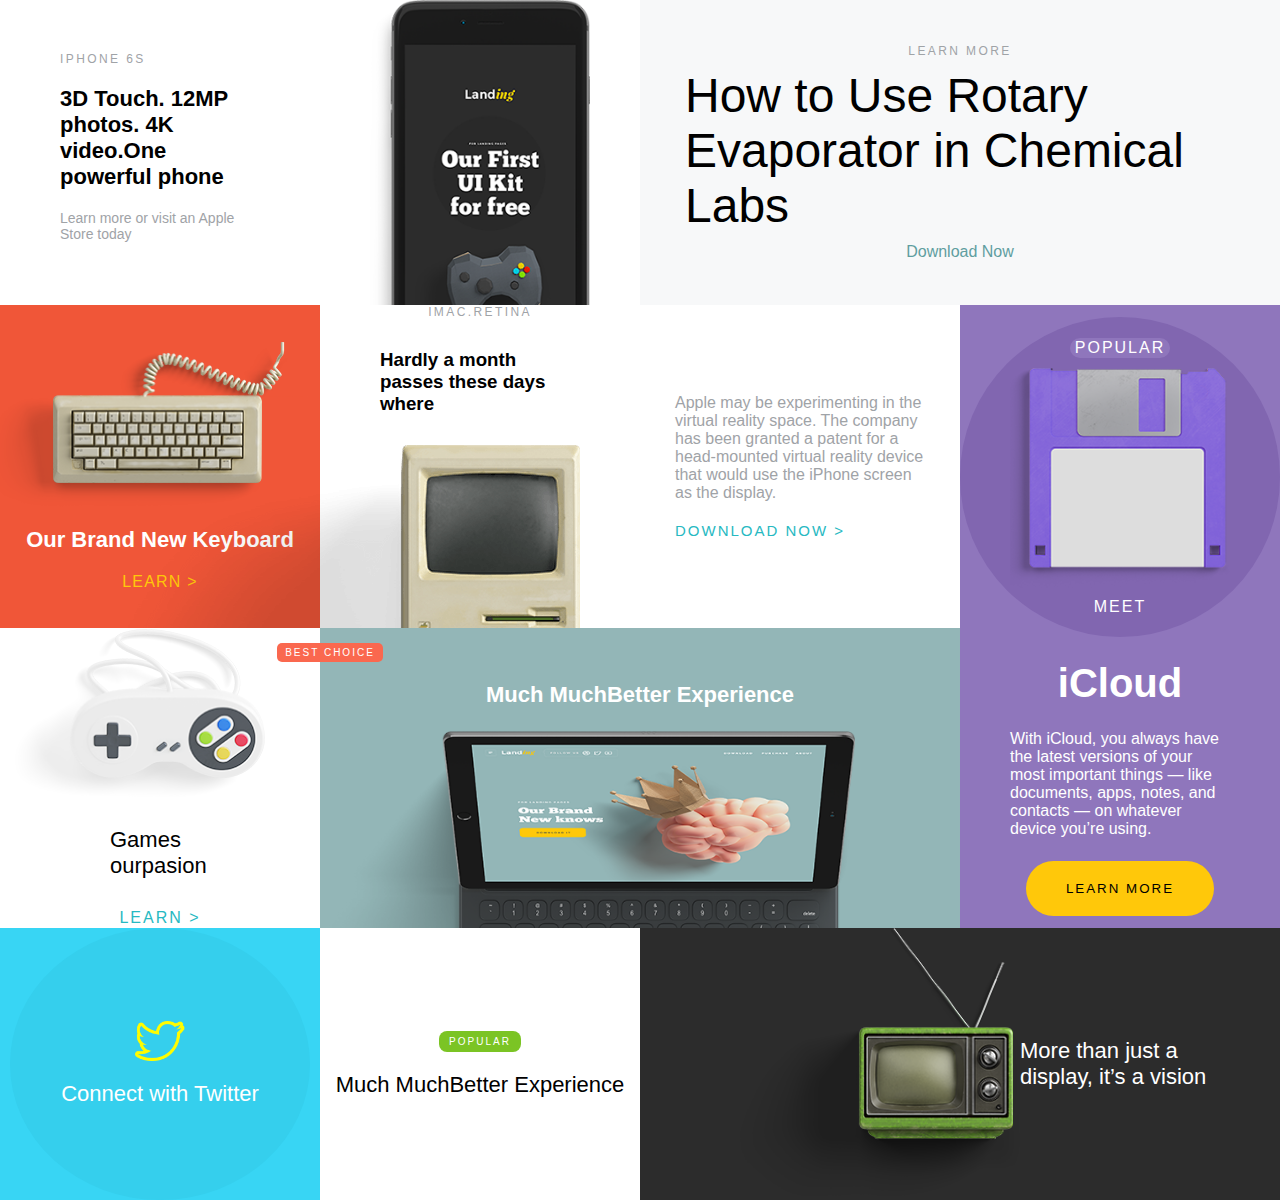
<file: index.html>
<!DOCTYPE html>
<html lang="en">
<head>
    <meta charset="UTF-8">
    <meta http-equiv="X-UA-Compatible" content="IE=edge">
    <meta name="viewport" content="width=device-width, initial-scale=1.0">
    <title>Grid Masterclass</title>
    <link rel="stylesheet" href="./index.css">
    <link rel="icon" type="image/x-icon" href="./photos/625248.png">
    <link rel="preconnect" href="https://fonts.googleapis.com">
    <link rel="preconnect" href="https://fonts.googleapis.com">
    <link rel="preconnect" href="https://fonts.googleapis.com">
</head>
<body>
    <div class="IP6s">
        <div class="ehnih">
            <span class="caps">IPHONE 6S</span>
            <h3 style="font-size: 22px;">3D Touch. 12MP photos. 4K video.One powerful phone</h3>
            <span class="greytxt">Learn more or visit an Apple Store today</span>
        </div>
    </div>
    <!-- 1 -->
    <div class="landing">
        <img src="./photos/landing.png" alt="" id="land">
    </div>
    <!-- 2 -->
    <div class="learn">
        <span class="caps">LEARN MORE</span>
        <h1 class="garchig">How to Use Rotary Evaporator in Chemical Labs</h1>
        <a style="text-decoration: none;" href="./index.html"><span id="down">Download Now</span></a>
    </div>
    <!-- 3 -->
    <div class="newbrand">
        <img src="./photos/5bc2f42e5b2ebf1f70525e52_Keyboard.png" alt="" id="keybrd">
        <strong class="">Our Brand New Keyboard</strong>
        <a href="./index.html" id="learn">
            LEARN
            <span> > </span>
        </a>
    </div>
    <!-- 4 -->
    <div class="imac">
        <div class="block">
            <span class="caps">IMAC.RETINA</span>
            <h3>Hardly a month passes these days where</h3>
            <img src="./photos/5bc4451fac429126a5d9f264_Macintosh-p-500.png" alt="" id="macin">
        </div>
    </div>
    <!-- 5 -->
    <div class="info">
        <div class="tiim">
            <span class="graytxt">
                Apple may be experimenting in the virtual reality space. The company has been granted a patent for a head-mounted virtual reality device that would use the iPhone screen as the display.
            </span>
            <a style="text-decoration: none; color: #27b9c2; font-size: 15px; letter-spacing: 2px;" href="#">
                DOWNLOAD NOW
                <span style="color: #27b9c2;">></span>
            </a>
        </div>
    </div>
    <!-- 6 -->
    <div class="icloud">
        <div class="floppyContainer">
            <span class="pop">POPULAR</span>
            <img src="./photos/5bc2f42de46b0e56a5607bd7_Floppy.png" alt="" id="floppy">
            <span class="meet">MEET</span>
        </div>
        <h2 style="font-size: 40px; color: white;">iCloud</h2>
        <span style="color:white; width: 220px;">With iCloud, you always have the latest versions of your most important things — like documents, apps, notes, and contacts — on whatever device you’re using.</span>
        <button type="submit" id="bttn">LEARN MORE</button>
    </div>
    <!-- 7 -->
    <div class="ourpasion">
        <img src="./photos/gamejolt.png" id="gamejolt" alt="">
        <span class="heading-6">Games ourpasion</span>
        <a style="color: #27b9c2; text-decoration: none; letter-spacing: 2px;" href="#">LEARN <span style="color: #27b9c2;">></span></a>
    </div>
    <!-- 8 -->
    <div class="explore">
        <span class="best">BEST CHOICE</span>
        <div class="much">
            <strong>Much MuchBetter Experience</strong>
            <img src="./photos/ipadpro.png" id="ipad" alt="">
        </div>
    </div>
    <!-- 9 -->
    <div class="twitter">
        <div class="circle">
            <img style="width: 50px;" src="./photos/5bc2f42dac429123bdd925dc_twitter.png" alt="">
            <span class="txt">Connect with Twitter</span>
        </div>
    </div>
    <!-- 10 -->
    <div class="expe">
        <span class="pop1">POPULAR</span>
        <span class="xtx">Much MuchBetter Experience</span>
    </div>
    <!-- 11 -->
    <div class="TV">
        <img src="./photos/5bc2f42eccad9470ed6d145d_TV.png" alt="" id="tv">
    </div>
    <!-- 12 -->
    <div class="title">
        <span id="last" class="txt">More than just a display,  it’s a vision</span>
    </div>
    <!-- 13 -->
</body>
</html>
</file>
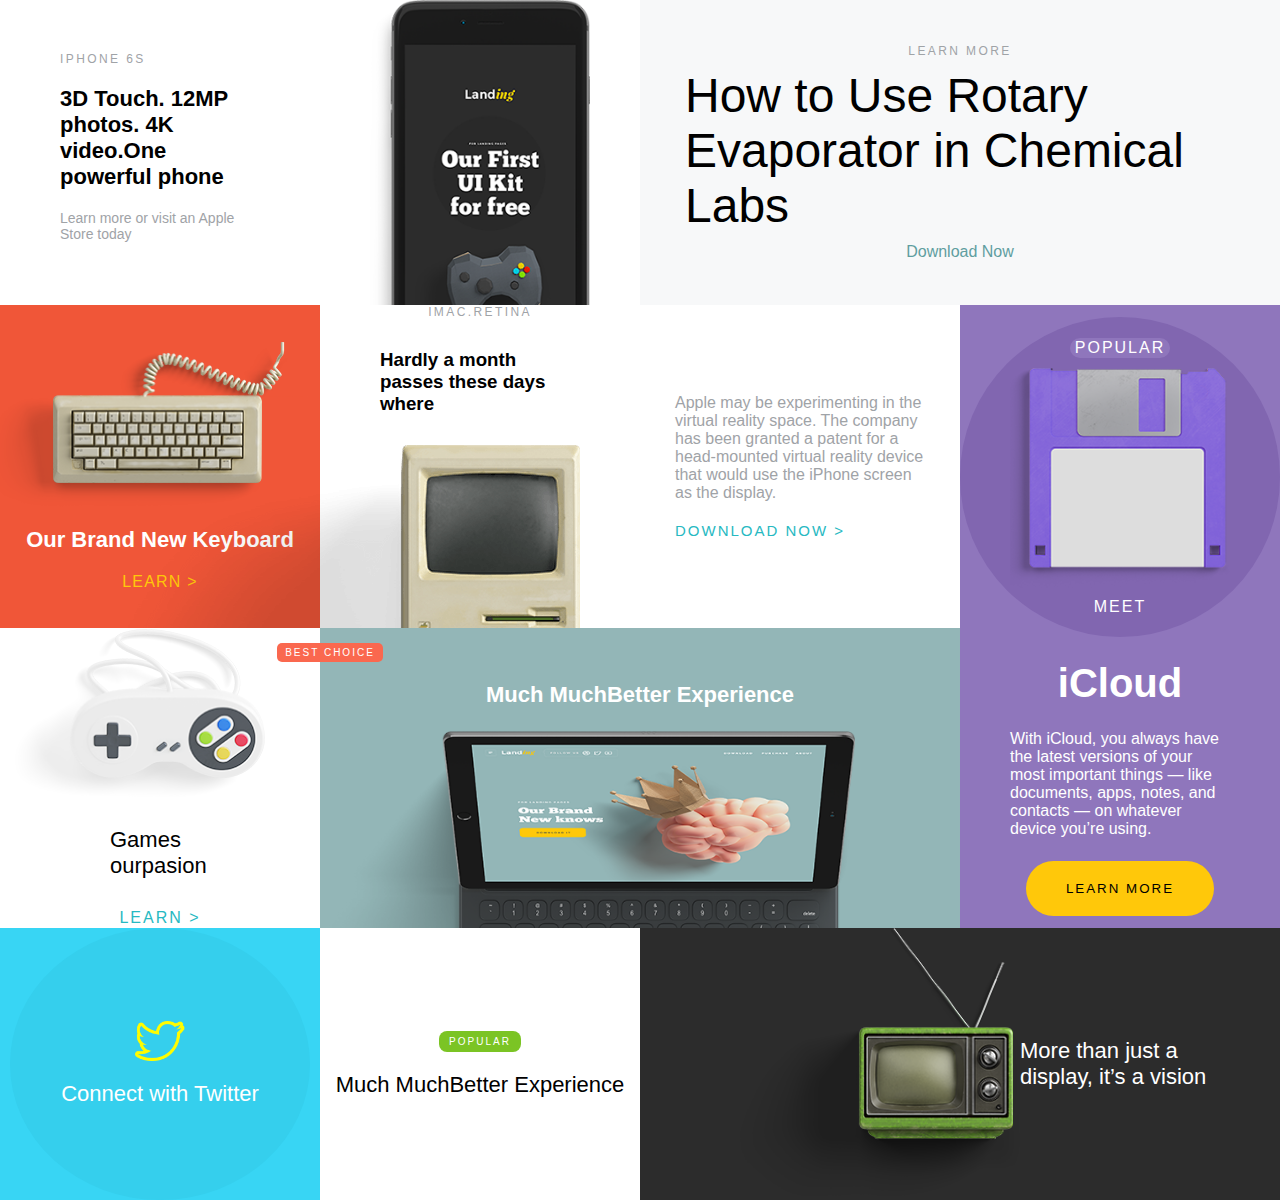
<file: coding/index.html>
<!DOCTYPE html>
<html lang="en">
<head>
    <meta charset="UTF-8">
    <meta http-equiv="X-UA-Compatible" content="IE=edge">
    <meta name="viewport" content="width=device-width, initial-scale=1.0">
    <title>Grid Masterclass</title>
    <link rel="stylesheet" href="./index.css">
    <link rel="icon" type="image/x-icon" href="../photos/625248.png">
    <link rel="preconnect" href="https://fonts.googleapis.com">
    <link rel="preconnect" href="https://fonts.googleapis.com">
    <link rel="preconnect" href="https://fonts.googleapis.com">
</head>
<body>
    <div class="IP6s">
        <div class="ehnih">
            <span class="caps">IPHONE 6S</span>
            <h3 style="font-size: 22px;">3D Touch. 12MP photos. 4K video.One powerful phone</h3>
            <span class="greytxt">Learn more or visit an Apple Store today</span>
        </div>
    </div>
    <!-- 1 -->
    <div class="landing">
        <img src="../photos/landing.png" alt="" id="land">
    </div>
    <!-- 2 -->
    <div class="learn">
        <span class="caps">LEARN MORE</span>
        <h1 class="garchig">How to Use Rotary Evaporator in Chemical Labs</h1>
        <a style="text-decoration: none;" href="./index.html"><span id="down">Download Now</span></a>
    </div>
    <!-- 3 -->
    <div class="newbrand">
        <img src="../photos/5bc2f42e5b2ebf1f70525e52_Keyboard.png" alt="" id="keybrd">
        <strong class="">Our Brand New Keyboard</strong>
        <a href="./index.html" id="learn">
            LEARN
            <span> > </span>
        </a>
    </div>
    <!-- 4 -->
    <div class="imac">
        <div class="block">
            <span class="caps">IMAC.RETINA</span>
            <h3>Hardly a month passes these days where</h3>
            <img src="../photos/5bc4451fac429126a5d9f264_Macintosh-p-500.png" alt="" id="macin">
        </div>
    </div>
    <!-- 5 -->
    <div class="info">
        <div class="tiim">
            <span class="graytxt">
                Apple may be experimenting in the virtual reality space. The company has been granted a patent for a head-mounted virtual reality device that would use the iPhone screen as the display.
            </span>
            <a style="text-decoration: none; color: #27b9c2; font-size: 15px; letter-spacing: 2px;" href="#">
                DOWNLOAD NOW
                <span style="color: #27b9c2;">></span>
            </a>
        </div>
    </div>
    <!-- 6 -->
    <div class="icloud">
        <div class="floppyContainer">
            <span class="pop">POPULAR</span>
            <img src="../photos/5bc2f42de46b0e56a5607bd7_Floppy.png" alt="" id="floppy">
            <span class="meet">MEET</span>
        </div>
        <h2 style="font-size: 40px; color: white;">iCloud</h2>
        <span style="color:white; width: 220px;">With iCloud, you always have the latest versions of your most important things — like documents, apps, notes, and contacts — on whatever device you’re using.</span>
        <button type="submit" id="bttn">LEARN MORE</button>
    </div>
    <!-- 7 -->
    <div class="ourpasion">
        <img src="../photos/gamejolt.png" id="gamejolt" alt="">
        <span class="heading-6">Games ourpasion</span>
        <a style="color: #27b9c2; text-decoration: none; letter-spacing: 2px;" href="#">LEARN <span style="color: #27b9c2;">></span></a>
    </div>
    <!-- 8 -->
    <div class="explore">
        <span class="best">BEST CHOICE</span>
        <div class="much">
            <strong>Much MuchBetter Experience</strong>
            <img src="../photos/ipadpro.png" id="ipad" alt="">
        </div>
    </div>
    <!-- 9 -->
    <div class="twitter">
        <div class="circle">
            <img style="width: 50px;" src="../photos/5bc2f42dac429123bdd925dc_twitter.png" alt="">
            <span class="txt">Connect with Twitter</span>
        </div>
    </div>
    <!-- 10 -->
    <div class="expe">
        <span class="pop1">POPULAR</span>
        <span class="xtx">Much MuchBetter Experience</span>
    </div>
    <!-- 11 -->
    <div class="TV">
        <img src="../photos/5bc2f42eccad9470ed6d145d_TV.png" alt="" id="tv">
    </div>
    <!-- 12 -->
    <div class="title">
        <span id="last" class="txt">More than just a display,  it’s a vision</span>
    </div>
    <!-- 13 -->
</body>
</html>
</file>
<file: index.css>
* {
    margin: 0;
    font-family: 'Trebuchet MS', 'Lucida Sans Unicode', 'Lucida Grande', 'Lucida Sans', Arial, sans-serif;
    padding: 0;
}
body {
    width: 100vw;
    height: 1200px;
    display: grid;
    grid-template-columns: 2fr 2fr 2fr 2fr;
    grid-template-rows: 2fr 2fr 2fr 1fr;
}
/* ehnii heseg ehelseen */
.IP6s {
    grid-column: 1 / 2;
    grid-row: 1 / 2;
    display: flex;
    justify-content: center;
    align-items: center;
    flex-direction: column;
}
.ehnih {
    width: 200px;
    height: 200px;
    display: flex;
    flex-direction: column;
    gap: 20px;
}
/*  ehnii heseg duussan */

/* 2dah hesegiin ehlel */
.landing {
    grid-column: 2 / 3;
    grid-row: 1 / 2;
    display: flex;
    flex-direction: column;
    justify-content: end;
    align-items: center;
}
#land {
    width: 220px;
}
/* 2dah heseg duussan */

/* 3dah heseg ehlev */
.learn {
    grid-column: 3 / 5;
    grid-row: 1 / 2;
    display: flex;
    justify-content: center;
    align-items: center;
    flex-direction: column;
    background-color: #f7f8f9;
    gap: 10px;
}
.garchig {
    width: 550px;
    font-size: 48px;
    font-weight: 100;
}
#down {
    color:cadetblue;
}
.caps {
    font-size: 12px;
    color: #9fa3a7;
    letter-spacing: 2.4px;
}
.greytxt {
    color: #9fa3a7;
    font-size: 14px;
}
/* 3rd place end */

/* 4duh n */
#keybrd {
    width: 320px;
}
#learn {
    color: #ffc80a;
    letter-spacing: 1.2px;
    text-decoration: none;
}
strong {
    color: #FFFFFF;
    font-size: 22px;
}
.newbrand {
    grid-column: 1 / 2;
    grid-row: 2 / 3;
    display: flex;
    flex-direction: column;
    justify-content: center;
    align-items: center;
    background-color: #f05638;
    gap: 20px;
}
/* end here */

/* 5dah ni */
.imac {
    grid-row: 2 / 3;
    grid-column: 2 / 3;
    display: flex;
    align-items: flex-end;
    justify-content: center;
}
.block {
    width: 200px;
    display: flex;
    flex-direction: column;
    gap: 30px;
    justify-content: center;
    align-items: center;
}
#macin {
    position: relative;
    right: 150px;
}
/* 5dh n duusav */

/* 6dh n ehlev */
.info {
    grid-row: 2 / 3;
    grid-column: 3 / 4;
    display: flex;
    flex-direction: column;
    justify-content: center;
    align-items: center;
}
.tiim {
    width: 250px;
    display: flex;
    flex-direction: column;
    gap: 20px;
}
.graytxt {
    font: 22px;
    color: #9fa3a7;
}
/* 6dh n duusav */

/* 7dh n ehlev */
.icloud {
    grid-row: 2 / 4;
    grid-column: 4 / 5;
    background-color: #8f76bc;
    display: flex;
    flex-direction: column;
    align-items: center;
    justify-content: space-around;
}
.floppyContainer {
    width: 320px;
    height: 320px;
    border-radius: 50%;
    background-color: #8166b0;
    display: flex;
    flex-direction: column;
    justify-content: center;
    align-items: center;
    gap: 10px;
}
#floppy {
    width: 220px;
    height: 220px;
}
.pop {
    color: white;
    letter-spacing: 2px;
    background-color: #8f76bc;
    border-radius: 20px;
    padding: 1px 5px 1px 5px;
}
.meet {
    color: white;
    letter-spacing: 2px;
}
#bttn { 
    cursor: pointer;
    background-color: #ffc80a;
    border: 0;
    border-radius: 40px;
    padding: 20px 40px 20px 40px;
    letter-spacing: 2px;
}
/* 7 duusav */

/* 8 ehlev */
.ourpasion {
    grid-row: 3 / 4;
    grid-column: 1 / 2;
    display: flex;
    flex-direction: column;
    justify-content: center;
    align-items: center;
    gap: 30px;
}
#gamejolt {
    width: 250px;
    height: auto;
    position: relative;
    right: 20px;
}
.heading-6 {
    font-size: 22px;
    width: 100px;
}
/* 8 duusav */

/* 9 ehlev */
.explore {
    background-color: #93b6b7;
    grid-row: 3 / 4;
    grid-column: 2 / 4;
    display: flex;
    flex-direction: column;
    justify-content: end;
    align-items: center;
}
.best {
    letter-spacing: 2px;
    font-size: 10px;
    color: white;
    background-color: #fa684f;
    padding: 4px 8px 4px 8px;
    border-radius: 5px;
    position: relative;
    bottom: 20px;
    right: 310px;
}
.much {
    display: flex;
    flex-direction: column;
    align-items: center;
    gap: 20px;
}
#ipad {
    width: 550px;
    position: relative;
    right: 60px;
}
/* 9 end */

/* 10 strt */
.twitter {
    grid-row: 4 / 5;
    grid-column: 1 / 2;
    background-color: #38d5f4;
    display: flex;
    justify-content: center;
} 
.circle {
    width: 300px;
    background-color: #35cfed;
    border-radius: 50%;
    display: flex;
    flex-direction: column;
    justify-content: center;
    align-items: center;
    gap: 20px;
}
.txt {
    color: white;
    font-size: 22px;
    display: flex;
    justify-content: center;
    align-items: center;
}
/* 10 end */

/* 11 strt */
.expe { 
    grid-row: 4 / 5;
    grid-column: 2 / 3;
    display: flex;
    flex-direction: column;
    gap: 20px;
    justify-content: center;
    align-items: center;
}
.pop1 {
    color: white;
    background-color: #7bc424;
    padding: 5px 10px 5px 10px;
    letter-spacing: 2px;
    font-size: 10px;
    border-radius: 8px;
}
.xtx {
    font-size: 22px;
}
/* 11 end */

/* 12strt */
.TV {
    grid-row: 4 / 5;
    grid-column: 3 / 4;
    background-color: #2c2c2c;
}
#tv {
    width: 280px;
    position: relative;
    left: 100px;
}
/* 12 end */

/* 13 */
.title {
    grid-row: 4 / 5;
    grid-auto-flow: 4 / 5;
    background-color: #2c2c2c;
    display: flex;
    justify-content: center;
    align-items: center;
}
#last {
    width: 200px;
    height: 50px;
}
@media screen and (max-width: 480px) {
    body {
        display: grid;
        grid-template-columns: 100vw;
        grid-template-rows: auto;
    }
    .learn {
        grid-row: 1 / 2;
        grid-column: 1 / 2;
        padding-top: 40px;
        padding-bottom: 20px;
    }
    .garchig {
        width: 300px;
        font-size: 35px;
    }
    .IP6s {
        grid-row: 2 / 3;
        grid-column: 1 / 2;
        padding: 20px;
    }
    .landing {
        grid-row: 3 / 4;
        grid-column: 1 / 2;
    }
    .newbrand {
        grid-row: 4 / 5;
        grid-column: 1 / 2;
        padding: 20px;
    }
    .ourpasion {
        grid-row: 5 / 6;
        grid-column: 1 / 2;
        padding: 20px;
        background-color: gainsboro;
    }
    .imac {
        grid-row: 6 / 7;
        grid-column: 1 / 2;
        padding-top: 80px;
    }
    .info {
        grid-row: 7 / 8;
        grid-column: 1 / 2;
        padding: 20px;
    }
    .twitter {
        grid-row: 8 / 9;
        grid-column: 1 / 2;
        padding: 20px;
    }
    .explore {
        grid-row: 10 / 11;
        grid-column: 1 / 2;
        padding-top: 60px;
    }
    .icloud {
        grid-row: 11 / 12;
        grid-column: 1 / 2;
        padding: 20px;
        gap: 20px;
    }
    .expe {
        grid-row: 12 / 13;
        padding: 20px;
        grid-column: 1 / 2;
    }
    .TV {
        grid-row: 13 / 14;
        grid-column: 1 / 2;
        padding: 20px;
    }
    #tv {
        position: relative;
        left: 10px;
    }
    .title {
        grid-row: 14 / 15;
        grid-column: 1 / 2;
        padding-bottom: 50px;  
    }
    #ipad {
        width: 380px;
    }
    .best {
        position: absolute;
        top: 2125px;
        padding: 5px 10px 15px 10px;
    }
}
/* 991px-lees doosh bol */

@media screen and (max-width: 991px) and (min-width: 481px) {
    body {
        display: grid;
        grid-template-columns: 1fr 1fr;
        grid-template-rows: auto;
    }
    .learn {
        grid-row: 1 / 2;
        grid-column: 1 / 3;
        padding-top: 40px;
        padding-bottom: 20px;
    }
    .garchig {
        width: 450px;
        font-size: 35px;
    }
    .IP6s {
        grid-row: 2 / 3;
        grid-column: 1 / 2;
        padding: 20px;
    }
    .landing {
        grid-row: 2 / 3;
        grid-column: 2 / 3;
    }
    .newbrand {
        grid-row: 3 / 4;
        grid-column: 1 / 2;
        padding: 20px;
    }
    .ourpasion {
        grid-row: 3 / 4;
        grid-column: 2 / 3;
        padding: 20px;
        background-color: gainsboro;
    }
    .imac {
        grid-row: 4 / 5;
        grid-column: 1 / 2;
        padding-top: 80px;
    }
    .info {
        grid-row: 4 / 5;
        grid-column: 2 / 3;
        padding: 20px;
    }
    .twitter {
        grid-row: 5 / 6;
        grid-column: 1 / 2;
        padding: 20px;
    }
    .explore {
        grid-row: 6 / 7;
        grid-column: 1 / 2;
        padding-top: 60px;
    }
    .icloud {
        grid-row: 5 / 7;
        grid-column: 2 / 3;
        padding: 20px;
        gap: 20px;
    }
    .expe {
        grid-row: 7 / 8;
        padding: 20px;
        grid-column: 1 / 3;
    }
    .TV {
        grid-row: 8 / 9;
        grid-column: 1 / 2;
        padding: 20px;
    }
    #tv {
        position: relative;
        left: 10px;
    }
    .title {
        grid-row: 8 / 9;
        grid-column: 2 / 3;
        padding-bottom: 50px;  
    }
    #ipad {
        width: 550px;
    }
    .best {
        position: absolute;
        top: 1530px;
        right: 820px;
        padding: 10px 20px 10px 20px;
        display: flex;
        justify-content: center;
        align-items: center;
    }
}
</file>
<file: coding/index.css>
* {
    margin: 0;
    font-family: 'Trebuchet MS', 'Lucida Sans Unicode', 'Lucida Grande', 'Lucida Sans', Arial, sans-serif;
    padding: 0;
}
body {
    width: 100vw;
    height: 1200px;
    display: grid;
    grid-template-columns: 2fr 2fr 2fr 2fr;
    grid-template-rows: 2fr 2fr 2fr 1fr;
}
/* ehnii heseg ehelseen */
.IP6s {
    grid-column: 1 / 2;
    grid-row: 1 / 2;
    display: flex;
    justify-content: center;
    align-items: center;
    flex-direction: column;
}
.ehnih {
    width: 200px;
    height: 200px;
    display: flex;
    flex-direction: column;
    gap: 20px;
}
/*  ehnii heseg duussan */

/* 2dah hesegiin ehlel */
.landing {
    grid-column: 2 / 3;
    grid-row: 1 / 2;
    display: flex;
    flex-direction: column;
    justify-content: end;
    align-items: center;
}
#land {
    width: 220px;
}
/* 2dah heseg duussan */

/* 3dah heseg ehlev */
.learn {
    grid-column: 3 / 5;
    grid-row: 1 / 2;
    display: flex;
    justify-content: center;
    align-items: center;
    flex-direction: column;
    background-color: #f7f8f9;
    gap: 10px;
}
.garchig {
    width: 550px;
    font-size: 48px;
    font-weight: 100;
}
#down {
    color:cadetblue;
}
.caps {
    font-size: 12px;
    color: #9fa3a7;
    letter-spacing: 2.4px;
}
.greytxt {
    color: #9fa3a7;
    font-size: 14px;
}
/* 3rd place end */

/* 4duh n */
#keybrd {
    width: 320px;
}
#learn {
    color: #ffc80a;
    letter-spacing: 1.2px;
    text-decoration: none;
}
strong {
    color: #FFFFFF;
    font-size: 22px;
}
.newbrand {
    grid-column: 1 / 2;
    grid-row: 2 / 3;
    display: flex;
    flex-direction: column;
    justify-content: center;
    align-items: center;
    background-color: #f05638;
    gap: 20px;
}
/* end here */

/* 5dah ni */
.imac {
    grid-row: 2 / 3;
    grid-column: 2 / 3;
    display: flex;
    align-items: flex-end;
    justify-content: center;
}
.block {
    width: 200px;
    display: flex;
    flex-direction: column;
    gap: 30px;
    justify-content: center;
    align-items: center;
}
#macin {
    position: relative;
    right: 150px;
}
/* 5dh n duusav */

/* 6dh n ehlev */
.info {
    grid-row: 2 / 3;
    grid-column: 3 / 4;
    display: flex;
    flex-direction: column;
    justify-content: center;
    align-items: center;
}
.tiim {
    width: 250px;
    display: flex;
    flex-direction: column;
    gap: 20px;
}
.graytxt {
    font: 22px;
    color: #9fa3a7;
}
/* 6dh n duusav */

/* 7dh n ehlev */
.icloud {
    grid-row: 2 / 4;
    grid-column: 4 / 5;
    background-color: #8f76bc;
    display: flex;
    flex-direction: column;
    align-items: center;
    justify-content: space-around;
}
.floppyContainer {
    width: 320px;
    height: 320px;
    border-radius: 50%;
    background-color: #8166b0;
    display: flex;
    flex-direction: column;
    justify-content: center;
    align-items: center;
    gap: 10px;
}
#floppy {
    width: 220px;
    height: 220px;
}
.pop {
    color: white;
    letter-spacing: 2px;
    background-color: #8f76bc;
    border-radius: 20px;
    padding: 1px 5px 1px 5px;
}
.meet {
    color: white;
    letter-spacing: 2px;
}
#bttn { 
    cursor: pointer;
    background-color: #ffc80a;
    border: 0;
    border-radius: 40px;
    padding: 20px 40px 20px 40px;
    letter-spacing: 2px;
}
/* 7 duusav */

/* 8 ehlev */
.ourpasion {
    grid-row: 3 / 4;
    grid-column: 1 / 2;
    display: flex;
    flex-direction: column;
    justify-content: center;
    align-items: center;
    gap: 30px;
}
#gamejolt {
    width: 250px;
    height: auto;
    position: relative;
    right: 20px;
}
.heading-6 {
    font-size: 22px;
    width: 100px;
}
/* 8 duusav */

/* 9 ehlev */
.explore {
    background-color: #93b6b7;
    grid-row: 3 / 4;
    grid-column: 2 / 4;
    display: flex;
    flex-direction: column;
    justify-content: end;
    align-items: center;
}
.best {
    letter-spacing: 2px;
    font-size: 10px;
    color: white;
    background-color: #fa684f;
    padding: 4px 8px 4px 8px;
    border-radius: 5px;
    position: relative;
    bottom: 20px;
    right: 310px;
}
.much {
    display: flex;
    flex-direction: column;
    align-items: center;
    gap: 20px;
}
#ipad {
    width: 550px;
    position: relative;
    right: 60px;
}
/* 9 end */

/* 10 strt */
.twitter {
    grid-row: 4 / 5;
    grid-column: 1 / 2;
    background-color: #38d5f4;
    display: flex;
    justify-content: center;
} 
.circle {
    width: 300px;
    background-color: #35cfed;
    border-radius: 50%;
    display: flex;
    flex-direction: column;
    justify-content: center;
    align-items: center;
    gap: 20px;
}
.txt {
    color: white;
    font-size: 22px;
    display: flex;
    justify-content: center;
    align-items: center;
}
/* 10 end */

/* 11 strt */
.expe { 
    grid-row: 4 / 5;
    grid-column: 2 / 3;
    display: flex;
    flex-direction: column;
    gap: 20px;
    justify-content: center;
    align-items: center;
}
.pop1 {
    color: white;
    background-color: #7bc424;
    padding: 5px 10px 5px 10px;
    letter-spacing: 2px;
    font-size: 10px;
    border-radius: 8px;
}
.xtx {
    font-size: 22px;
}
/* 11 end */

/* 12strt */
.TV {
    grid-row: 4 / 5;
    grid-column: 3 / 4;
    background-color: #2c2c2c;
}
#tv {
    width: 280px;
    position: relative;
    left: 100px;
}
/* 12 end */

/* 13 */
.title {
    grid-row: 4 / 5;
    grid-auto-flow: 4 / 5;
    background-color: #2c2c2c;
    display: flex;
    justify-content: center;
    align-items: center;
}
#last {
    width: 200px;
    height: 50px;
}
@media screen and (max-width: 480px) {
    body {
        display: grid;
        grid-template-columns: 100vw;
        grid-template-rows: auto;
    }
    .learn {
        grid-row: 1 / 2;
        grid-column: 1 / 2;
        padding-top: 40px;
        padding-bottom: 20px;
    }
    .garchig {
        width: 300px;
        font-size: 35px;
    }
    .IP6s {
        grid-row: 2 / 3;
        grid-column: 1 / 2;
        padding: 20px;
    }
    .landing {
        grid-row: 3 / 4;
        grid-column: 1 / 2;
    }
    .newbrand {
        grid-row: 4 / 5;
        grid-column: 1 / 2;
        padding: 20px;
    }
    .ourpasion {
        grid-row: 5 / 6;
        grid-column: 1 / 2;
        padding: 20px;
        background-color: gainsboro;
    }
    .imac {
        grid-row: 6 / 7;
        grid-column: 1 / 2;
        padding-top: 80px;
    }
    .info {
        grid-row: 7 / 8;
        grid-column: 1 / 2;
        padding: 20px;
    }
    .twitter {
        grid-row: 8 / 9;
        grid-column: 1 / 2;
        padding: 20px;
    }
    .explore {
        grid-row: 10 / 11;
        grid-column: 1 / 2;
        padding-top: 60px;
    }
    .icloud {
        grid-row: 11 / 12;
        grid-column: 1 / 2;
        padding: 20px;
        gap: 20px;
    }
    .expe {
        grid-row: 12 / 13;
        padding: 20px;
        grid-column: 1 / 2;
    }
    .TV {
        grid-row: 13 / 14;
        grid-column: 1 / 2;
        padding: 20px;
    }
    #tv {
        position: relative;
        left: 10px;
    }
    .title {
        grid-row: 14 / 15;
        grid-column: 1 / 2;
        padding-bottom: 50px;  
    }
    #ipad {
        width: 380px;
    }
    .best {
        position: absolute;
        top: 2125px;
        padding: 5px 10px 15px 10px;
    }
}
/* 991px-lees doosh bol */

@media screen and (max-width: 991px) and (min-width: 481px) {
    body {
        display: grid;
        grid-template-columns: 1fr 1fr;
        grid-template-rows: auto;
    }
    .learn {
        grid-row: 1 / 2;
        grid-column: 1 / 3;
        padding-top: 40px;
        padding-bottom: 20px;
    }
    .garchig {
        width: 450px;
        font-size: 35px;
    }
    .IP6s {
        grid-row: 2 / 3;
        grid-column: 1 / 2;
        padding: 20px;
    }
    .landing {
        grid-row: 2 / 3;
        grid-column: 2 / 3;
    }
    .newbrand {
        grid-row: 3 / 4;
        grid-column: 1 / 2;
        padding: 20px;
    }
    .ourpasion {
        grid-row: 3 / 4;
        grid-column: 2 / 3;
        padding: 20px;
        background-color: gainsboro;
    }
    .imac {
        grid-row: 4 / 5;
        grid-column: 1 / 2;
        padding-top: 80px;
    }
    .info {
        grid-row: 4 / 5;
        grid-column: 2 / 3;
        padding: 20px;
    }
    .twitter {
        grid-row: 5 / 6;
        grid-column: 1 / 2;
        padding: 20px;
    }
    .explore {
        grid-row: 6 / 7;
        grid-column: 1 / 2;
        padding-top: 60px;
    }
    .icloud {
        grid-row: 5 / 7;
        grid-column: 2 / 3;
        padding: 20px;
        gap: 20px;
    }
    .expe {
        grid-row: 7 / 8;
        padding: 20px;
        grid-column: 1 / 3;
    }
    .TV {
        grid-row: 8 / 9;
        grid-column: 1 / 2;
        padding: 20px;
    }
    #tv {
        position: relative;
        left: 10px;
    }
    .title {
        grid-row: 8 / 9;
        grid-column: 2 / 3;
        padding-bottom: 50px;  
    }
    #ipad {
        width: 550px;
    }
    .best {
        position: absolute;
        top: 1530px;
        right: 820px;
        padding: 10px 20px 10px 20px;
        display: flex;
        justify-content: center;
        align-items: center;
    }
}
</file>
